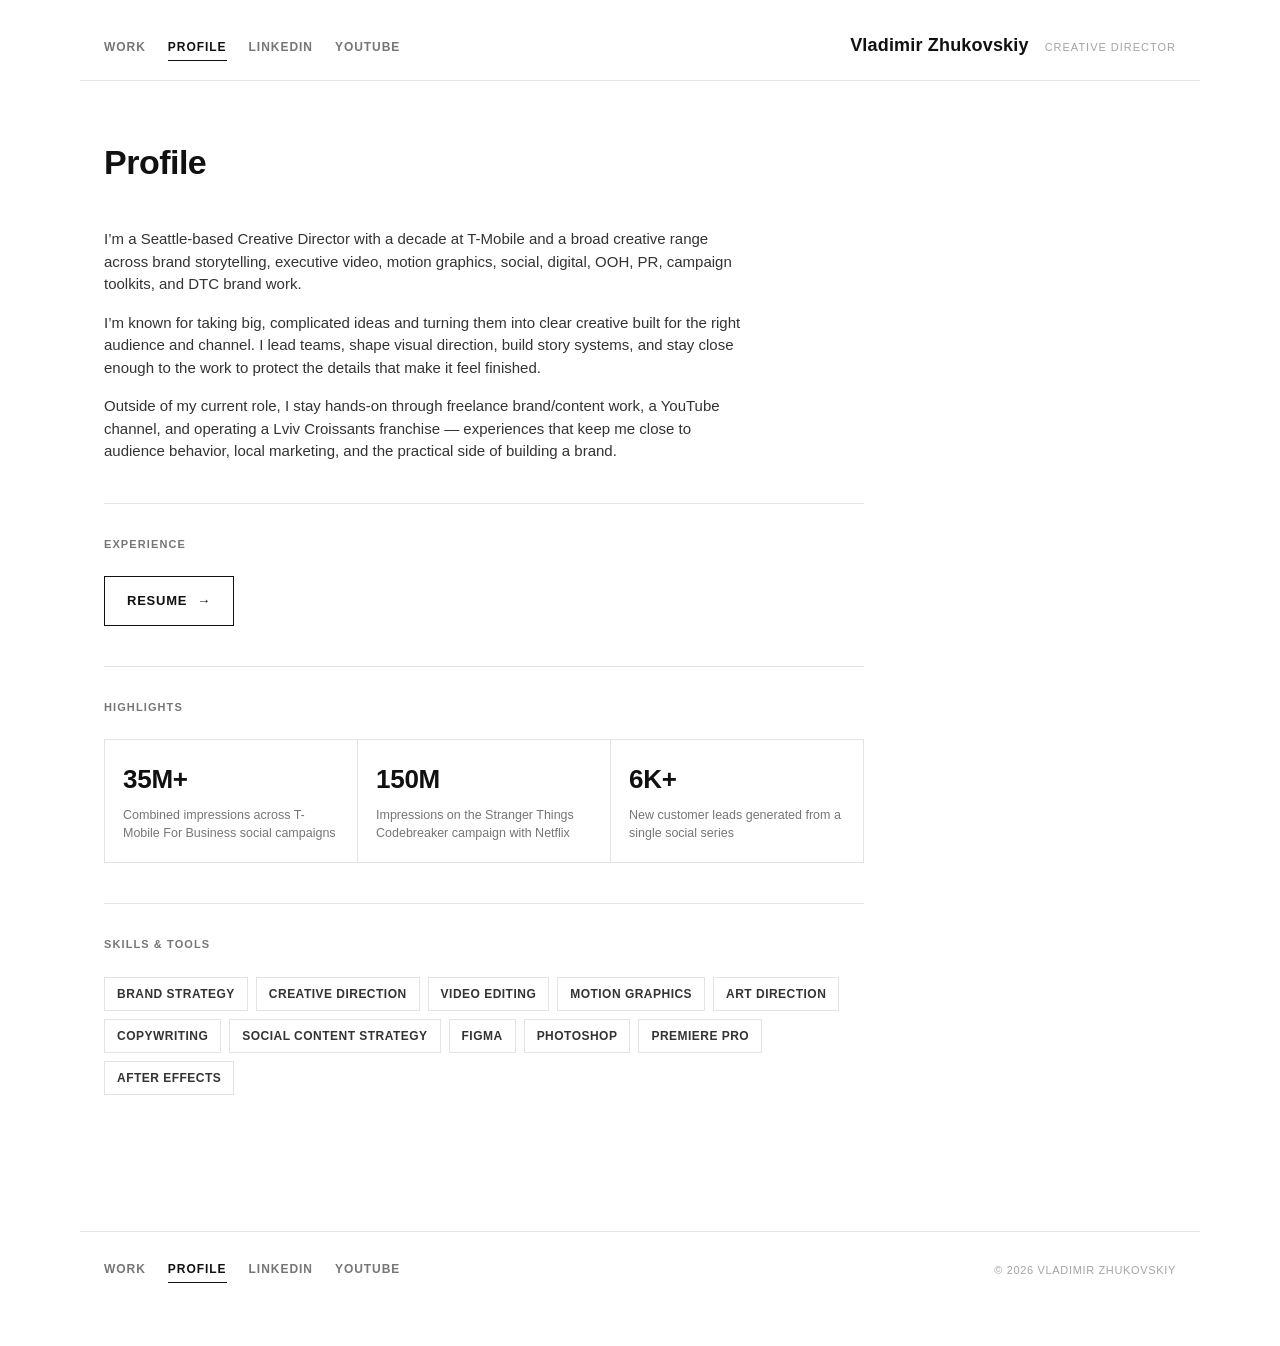
<file: profile.html>
<!DOCTYPE html>
<html lang="en">
<head>
<meta charset="UTF-8">
<meta name="viewport" content="width=device-width, initial-scale=1.0">
<title>Profile — Vladimir Zhukovskiy</title>
<meta name="description" content="Experience, highlights, and skills for Vladimir Zhukovskiy, creative director.">
<link rel="stylesheet" href="css/style.css">
<link rel="icon" href="data:,">
</head>
<body>
<header class="site-header">
  <nav class="site-nav">
    <a href="index.html">Work</a>
    <a href="profile.html" class="active">Profile</a>
    <a href="https://www.linkedin.com/in/vladizhuko/" target="_blank" rel="noopener">LinkedIn</a>
    <a href="https://www.youtube.com/@ThisIsGoTravel" target="_blank" rel="noopener">YouTube</a>
    <span class="nav-indicator" aria-hidden="true"></span>
  </nav>
  <div class="site-brand">
    <a class="site-title" href="index.html">Vladimir Zhukovskiy</a>
    <span class="site-subtitle">Creative Director</span>
  </div>
</header>
<main>
  <section class="profile-page">
    <h1>Profile</h1>

    <div class="profile-block profile-intro">
      <p>I&rsquo;m a Seattle-based Creative Director with a decade at T-Mobile and a broad creative range across brand storytelling, executive video, motion graphics, social, digital, OOH, PR, campaign toolkits, and DTC brand work.</p>
      <p>I&rsquo;m known for taking big, complicated ideas and turning them into clear creative built for the right audience and channel. I lead teams, shape visual direction, build story systems, and stay close enough to the work to protect the details that make it feel finished.</p>
      <p>Outside of my current role, I stay hands-on through freelance brand/content work, a YouTube channel, and operating a Lviv Croissants franchise &mdash; experiences that keep me close to audience behavior, local marketing, and the practical side of building a brand.</p>
    </div>

    <div class="profile-block">
      <h2 class="section-label">Experience</h2>
      <a class="profile-resume-link" href="resume.pdf" target="_blank" rel="noopener">
        Resume <span class="arrow" aria-hidden="true">&rarr;</span>
      </a>
    </div>

    <div class="profile-block">
      <h2 class="section-label">Highlights</h2>
      <div class="profile-stats">
        <div class="profile-stat">
          <span class="profile-stat-num">35M+</span>
          <span class="profile-stat-label">Combined impressions across T-Mobile For Business social campaigns</span>
        </div>
        <div class="profile-stat">
          <span class="profile-stat-num">150M</span>
          <span class="profile-stat-label">Impressions on the Stranger Things Codebreaker campaign with Netflix</span>
        </div>
        <div class="profile-stat">
          <span class="profile-stat-num">6K+</span>
          <span class="profile-stat-label">New customer leads generated from a single social series</span>
        </div>
      </div>
    </div>

    <div class="profile-block">
      <h2 class="section-label">Skills &amp; tools</h2>
      <div class="profile-tags">
        <span>Brand strategy</span>
        <span>Creative direction</span>
        <span>Video editing</span>
        <span>Motion graphics</span>
        <span>Art direction</span>
        <span>Copywriting</span>
        <span>Social content strategy</span>
        <span>Figma</span>
        <span>Photoshop</span>
        <span>Premiere Pro</span>
        <span>After Effects</span>
      </div>
    </div>
  </section>
</main>
<footer class="site-footer">
  <nav class="site-nav">
    <a href="index.html">Work</a>
    <a href="profile.html" class="active">Profile</a>
    <a href="https://www.linkedin.com/in/vladizhuko/" target="_blank" rel="noopener">LinkedIn</a>
    <a href="https://www.youtube.com/@ThisIsGoTravel" target="_blank" rel="noopener">YouTube</a>
    <span class="nav-indicator" aria-hidden="true"></span>
  </nav>
  <div class="footer-note">&copy; 2026 Vladimir Zhukovskiy</div>
</footer>
<script src="js/main.js"></script>
</body>
</html>
</file>
<file: css/style.css>
/* ---------------------------------------------------------
   Vladimir Zhukovskiy — portfolio
   Swiss neutral: pure white, hairline grid, tight sans-serif.
--------------------------------------------------------- */

:root {
  --bg: #ffffff;
  --fg: #111111;
  --muted: #767676;
  --muted-2: #a3a3a3;
  --line: #e3e3e3;
  --max-width: 1120px;
}

* { box-sizing: border-box; }

html, body {
  margin: 0;
  padding: 0;
  background: var(--bg);
  color: var(--fg);
  font-family: "Helvetica Neue", Helvetica, Arial, -apple-system, sans-serif;
  -webkit-font-smoothing: antialiased;
  line-height: 1.5;
}

a {
  color: inherit;
  text-decoration: none;
}

img { max-width: 100%; display: block; }

/* ---------- Header ---------- */
.site-header {
  max-width: var(--max-width);
  margin: 0 auto;
  padding: 32px 24px 20px;
  display: flex;
  flex-wrap: wrap;
  align-items: baseline;
  gap: 6px 24px;
  border-bottom: 1px solid var(--line);
}

.site-brand {
  display: flex;
  align-items: baseline;
  gap: 8px 16px;
  flex-wrap: wrap;
  margin-left: auto;
}

.site-title {
  font-size: 18px;
  font-weight: 700;
  letter-spacing: 0.01em;
}

.site-subtitle {
  font-size: 11px;
  color: var(--muted-2);
  text-transform: uppercase;
  letter-spacing: 0.09em;
}

.site-nav {
  position: relative;
  display: flex;
  gap: 12px 22px;
  flex-wrap: wrap;
}

.site-nav a {
  font-size: 12px;
  font-weight: 700;
  text-transform: uppercase;
  letter-spacing: 0.08em;
  color: var(--muted);
  padding-bottom: 4px;
}

.site-nav a:hover,
.site-nav a.active {
  color: var(--fg);
}

.nav-indicator {
  position: absolute;
  left: 0;
  bottom: -1px;
  height: 1px;
  background: var(--fg);
  opacity: 0;
  transition: transform .25s ease, width .25s ease, opacity .2s ease;
  pointer-events: none;
}

/* ---------- Main ---------- */
main {
  max-width: var(--max-width);
  margin: 0 auto;
  padding: 0 24px 96px;
}

/* ---------- Video wall (text-free, homepage) ---------- */
.video-wall {
  display: grid;
  grid-template-columns: repeat(3, 1fr);
  border-top: 1px solid var(--line);
  border-left: 1px solid var(--line);
  margin: 40px 0 24px;
}

.video-wall .video-card {
  background: var(--bg);
  border-right: 1px solid var(--line);
  border-bottom: 1px solid var(--line);
  opacity: 0;
  transform: translateY(-14px);
  animation: video-fade-in .5s ease forwards;
  animation-delay: var(--fade-delay, 0s);
}

@keyframes video-fade-in {
  to {
    opacity: 1;
    transform: translateY(0);
  }
}

@media (prefers-reduced-motion: reduce) {
  .video-wall .video-card {
    opacity: 1;
    transform: none;
    animation: none;
  }
}

.video-wall .video-placeholder {
  aspect-ratio: 16 / 9;
  background-color: #eee;
  overflow: hidden;
}

.video-wall .video-thumb {
  position: absolute;
  inset: 0;
  background-size: cover;
  background-position: center;
  transition: transform .4s ease, filter .3s ease;
}

.video-wall .video-card:hover .video-thumb {
  transform: scale(1.06);
  filter: brightness(0.85);
}

.video-wall .play-icon {
  width: 56px;
  height: 56px;
  border-radius: 50%;
  background: rgba(0, 0, 0, 0.55);
  color: #fff;
  display: flex;
  align-items: center;
  justify-content: center;
  font-size: 18px;
  opacity: 1;
  transform: none;
  transition: transform .2s ease, background .2s ease;
}

.video-wall .video-card:hover .play-icon {
  background: rgba(0, 0, 0, 0.7);
  transform: scale(1.08);
}

@media (max-width: 900px) {
  .video-wall { grid-template-columns: repeat(2, 1fr); }
}
@media (max-width: 600px) {
  .video-wall { grid-template-columns: 1fr; }
}

/* ---------- Work grid (hairline) ---------- */
.work-grid {
  display: grid;
  grid-template-columns: repeat(2, 1fr);
  gap: 1px;
  background: var(--line);
  border: 1px solid var(--line);
}

.work-tile {
  display: block;
  background: var(--bg);
}

.work-tile-media {
  aspect-ratio: 16 / 10;
  overflow: hidden;
  background: #fafafa;
}

.work-tile-media img {
  width: 100%;
  height: 100%;
  object-fit: cover;
  filter: grayscale(100%) contrast(1.02);
  transition: transform .5s ease, filter .5s ease;
}

.work-tile:hover .work-tile-media img {
  transform: scale(1.03);
  filter: grayscale(0%) contrast(1);
}

.work-tile-caption {
  padding: 16px 20px 20px;
  display: flex;
  flex-direction: column;
  gap: 4px;
  border-top: 1px solid var(--line);
}

.work-tile-title {
  font-size: 15px;
  font-weight: 700;
  letter-spacing: -0.005em;
}

.work-tile-blurb {
  font-size: 13px;
  color: var(--muted);
}

/* ---------- Placeholder tiles ---------- */
.placeholder-tile {
  width: 100%;
  height: 100%;
  min-height: 140px;
  display: flex;
  align-items: center;
  justify-content: center;
  text-align: center;
  padding: 12px;
  background: repeating-linear-gradient(
    135deg, #fafafa, #fafafa 10px, #f1f1f1 10px, #f1f1f1 20px
  );
  color: var(--muted);
  font-size: 11px;
  letter-spacing: 0.06em;
  text-transform: uppercase;
}

/* ---------- Project page ---------- */
.back-link {
  display: inline-block;
  font-size: 12px;
  font-weight: 700;
  text-transform: uppercase;
  letter-spacing: 0.08em;
  color: var(--muted);
  margin-bottom: 32px;
}
.back-link:hover { color: var(--fg); }

.project h1 {
  font-size: clamp(24px, 3.6vw, 38px);
  font-weight: 700;
  margin: 0 0 28px;
  letter-spacing: -0.015em;
}

.project-copy {
  max-width: 680px;
  margin-bottom: 48px;
}

.project-copy p {
  color: #333;
  font-size: 15px;
  margin: 0 0 16px;
}

.section-label {
  font-size: 11px;
  font-weight: 700;
  text-transform: uppercase;
  letter-spacing: 0.1em;
  color: var(--muted);
  border-top: 1px solid var(--line);
  padding-top: 32px;
  margin: 0 0 1px;
}

/* ---------- Video grid (hairline) ---------- */
.video-grid {
  display: grid;
  grid-template-columns: repeat(auto-fill, minmax(240px, 1fr));
  gap: 1px;
  background: var(--line);
  border: 1px solid var(--line);
  margin: 20px 0 16px;
}

.video-card {
  cursor: pointer;
  background: var(--bg);
}

.video-placeholder {
  aspect-ratio: 16 / 9;
  background: #fafafa;
  display: flex;
  align-items: center;
  justify-content: center;
  position: relative;
  transition: background .2s ease;
}

.video-card:hover .video-placeholder {
  background: #f1f1f1;
}

.play-icon {
  font-size: 20px;
  color: var(--fg);
  opacity: 0.8;
  transform: translateX(2px);
}

.video-card-title {
  margin: 0;
  padding: 12px 16px 16px;
  font-size: 13px;
  color: #333;
  border-top: 1px solid var(--line);
}

.video-embed {
  position: relative;
  width: 100%;
  aspect-ratio: 16 / 9;
  background: #000;
}
.video-embed iframe,
.video-embed video {
  width: 100%;
  height: 100%;
  border: 0;
}

/* ---------- Video lightbox ---------- */
body.lightbox-open {
  overflow: hidden;
}

.video-lightbox {
  position: fixed;
  inset: 0;
  background: rgba(0, 0, 0, 0.92);
  display: flex;
  align-items: center;
  justify-content: center;
  padding: 56px 24px 24px;
  z-index: 1000;
}

.video-lightbox-inner {
  position: relative;
  width: 100%;
  max-width: 1120px;
}

.video-lightbox-close {
  position: absolute;
  top: -40px;
  right: 0;
  background: transparent;
  border: 0;
  color: #fff;
  font-size: 28px;
  line-height: 1;
  cursor: pointer;
  padding: 4px 8px;
  opacity: 0.85;
}

.video-lightbox-close:hover {
  opacity: 1;
}

/* ---------- Image grid (hairline) ---------- */
.image-grid {
  display: grid;
  grid-template-columns: repeat(auto-fill, minmax(220px, 1fr));
  gap: 1px;
  background: var(--line);
  border: 1px solid var(--line);
}

.image-tile {
  background: #fafafa;
  overflow: hidden;
}

.image-tile img {
  width: 100%;
  height: 100%;
  object-fit: cover;
}

/* ---------- Profile ---------- */
.profile-page {
  padding-top: 56px;
  max-width: 760px;
}

.profile-page h1 {
  font-size: clamp(24px, 3.6vw, 34px);
  font-weight: 700;
  margin: 0 0 40px;
  letter-spacing: -0.015em;
}

.profile-block {
  margin-bottom: 40px;
}

.profile-intro {
  max-width: 640px;
}

.profile-lede {
  font-size: 18px;
  font-weight: 700;
  letter-spacing: -0.01em;
  margin: 0 0 20px;
}

.profile-intro p {
  font-size: 15px;
  color: #333;
  margin: 0 0 16px;
}

.profile-intro p:last-child {
  margin-bottom: 0;
}

.profile-block .section-label {
  margin-bottom: 24px;
}

.profile-resume-link {
  display: inline-flex;
  align-items: center;
  gap: 10px;
  padding: 14px 22px;
  border: 1px solid var(--fg);
  font-size: 13px;
  font-weight: 700;
  text-transform: uppercase;
  letter-spacing: 0.06em;
  transition: background .15s ease, color .15s ease;
}

.profile-resume-link:hover {
  background: var(--fg);
  color: var(--bg);
}

.profile-resume-link .arrow {
  transition: transform .15s ease;
}

.profile-resume-link:hover .arrow {
  transform: translateX(3px);
}

.profile-stats {
  display: grid;
  grid-template-columns: repeat(3, 1fr);
  gap: 1px;
  background: var(--line);
  border: 1px solid var(--line);
}

.profile-stat {
  background: var(--bg);
  padding: 20px 18px;
  display: flex;
  flex-direction: column;
  gap: 8px;
}

.profile-stat-num {
  font-size: 26px;
  font-weight: 700;
  letter-spacing: -0.01em;
}

.profile-stat-label {
  font-size: 12.5px;
  color: var(--muted);
  line-height: 1.4;
}

.profile-tags {
  display: flex;
  flex-wrap: wrap;
  gap: 8px;
}

.profile-tags span {
  font-size: 12px;
  font-weight: 700;
  text-transform: uppercase;
  letter-spacing: 0.04em;
  padding: 7px 12px;
  border: 1px solid var(--line);
  color: #333;
}

@media (max-width: 600px) {
  .profile-stats { grid-template-columns: 1fr; }
}

/* ---------- Footer ---------- */
.site-footer {
  max-width: var(--max-width);
  margin: 0 auto;
  padding: 28px 24px 64px;
  border-top: 1px solid var(--line);
  display: flex;
  flex-wrap: wrap;
  justify-content: space-between;
  gap: 16px;
  align-items: center;
}

.footer-note {
  font-size: 11px;
  color: var(--muted-2);
  text-transform: uppercase;
  letter-spacing: 0.06em;
}

/* ---------- Responsive ---------- */
@media (max-width: 720px) {
  .work-grid { grid-template-columns: 1fr; }
  .site-brand { margin-left: 0; }
}
</file>
